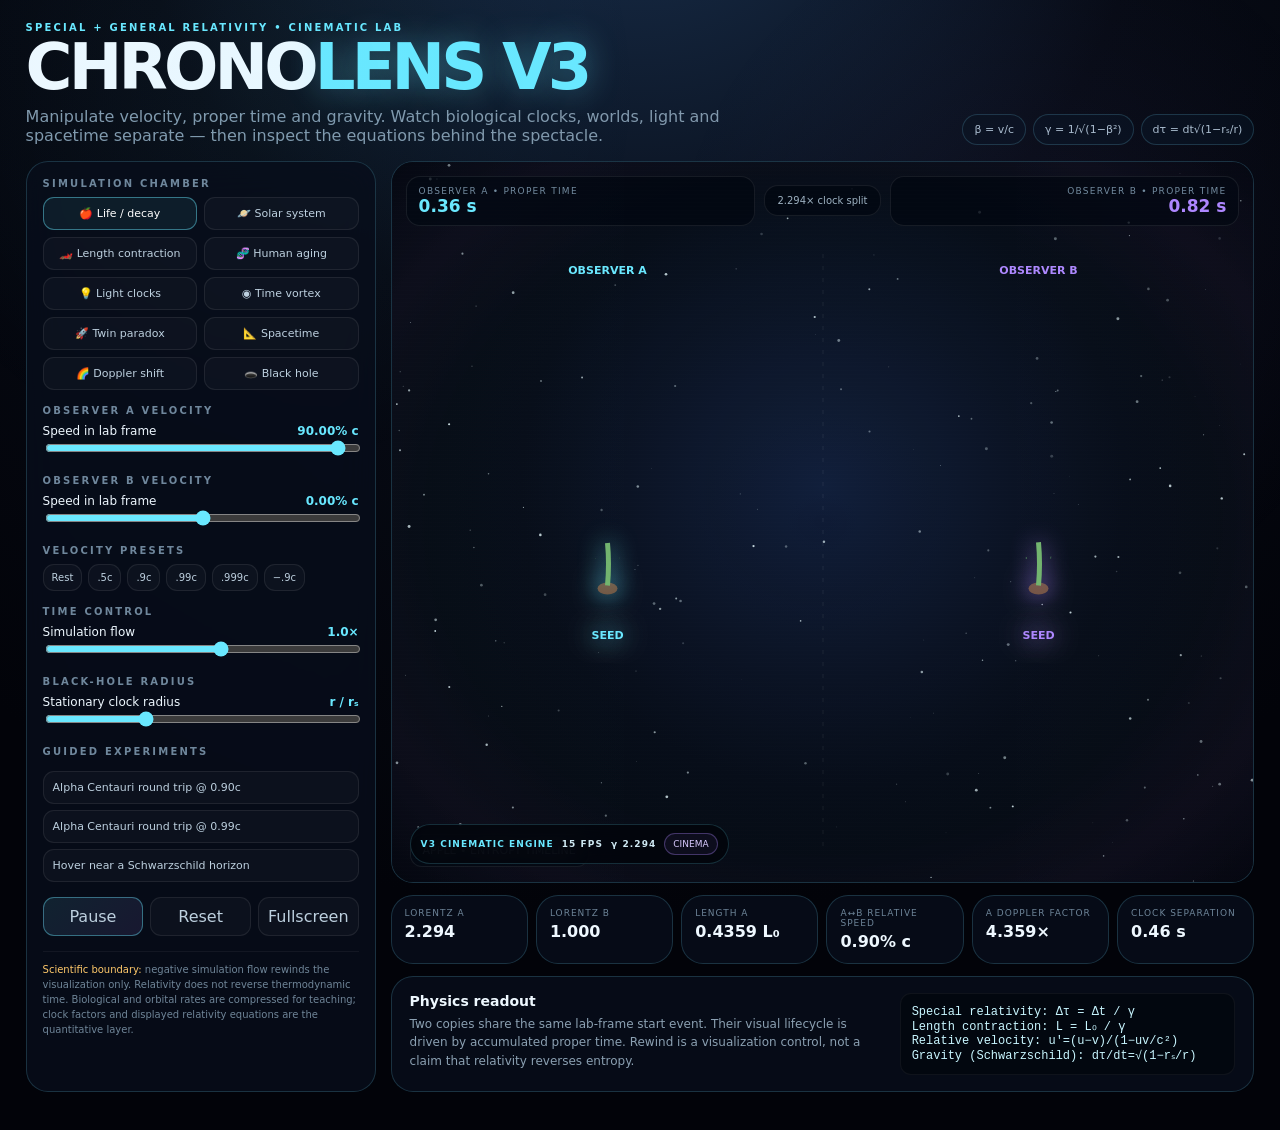
<file: index.html>
<!doctype html><html lang="en"><head><meta charset="utf-8"><meta name="viewport" content="width=device-width,initial-scale=1"><meta name="theme-color" content="#02040a"><meta name="description" content="ChronoLens V3: an interactive relativity laboratory for time dilation, twin paradox, Doppler shift, spacetime and black-hole clocks."><title>ChronoLens V3 — Relativity Laboratory</title><link rel="stylesheet" href="styles.css"><link rel="stylesheet" href="v3.css"></head><body><main class="shell"><header class="top"><div><div class="eyebrow">SPECIAL + GENERAL RELATIVITY • CINEMATIC LAB</div><h1>CHRONO<span>LENS V3</span></h1><p>Manipulate velocity, proper time and gravity. Watch biological clocks, worlds, light and spacetime separate — then inspect the equations behind the spectacle.</p></div><div class="chips"><span class="chip">β = v/c</span><span class="chip">γ = 1/√(1−β²)</span><span class="chip">dτ = dt√(1−rₛ/r)</span></div></header><section class="layout"><aside class="panel controls"><div><div class="section-title">Simulation chamber</div><div class="scene-grid"><button class="scene active" data-scene="apple">🍎 Life / decay</button><button class="scene" data-scene="solar">🪐 Solar system</button><button class="scene" data-scene="cars">🏎️ Length contraction</button><button class="scene" data-scene="human">🧬 Human aging</button><button class="scene" data-scene="light">💡 Light clocks</button><button class="scene" data-scene="vortex">◉ Time vortex</button><button class="scene" data-scene="twin">🚀 Twin paradox</button><button class="scene" data-scene="spacetime">📐 Spacetime</button><button class="scene" data-scene="doppler">🌈 Doppler shift</button><button class="scene" data-scene="blackhole">🕳️ Black hole</button></div></div><div><div class="section-title">Observer A velocity</div><div class="row"><span>Speed in lab frame</span><span class="value" id="vaText">90.00% c</span></div><input id="va" type="range" min="-99.99" max="99.99" step=".01" value="90"></div><div><div class="section-title">Observer B velocity</div><div class="row"><span>Speed in lab frame</span><span class="value" id="vbText">0.00% c</span></div><input id="vb" type="range" min="-99.99" max="99.99" step=".01" value="0"></div><div><div class="section-title">Velocity presets</div><div class="quick"><button data-preset="0,0">Rest</button><button data-preset="50,0">.5c</button><button data-preset="90,0">.9c</button><button data-preset="99,0">.99c</button><button data-preset="99.9,0">.999c</button><button data-preset="-90,0">−.9c</button></div></div><div><div class="section-title">Time control</div><div class="row"><span>Simulation flow</span><span class="value" id="rateText">1.0×</span></div><input id="rate" type="range" min="-8" max="8" step=".1" value="1"></div><div><div class="section-title">Black-hole radius</div><div class="row"><span>Stationary clock radius</span><span class="value">r / rₛ</span></div><input id="gravity" type="range" min="1.02" max="3.2" step=".01" value="1.7"></div><div><div class="section-title">Guided experiments</div><button class="mission" data-scene="twin" data-speed="90">Alpha Centauri round trip @ 0.90c</button><button class="mission" data-scene="twin" data-speed="99">Alpha Centauri round trip @ 0.99c</button><button class="mission" data-scene="blackhole" data-speed="0">Hover near a Schwarzschild horizon</button></div><div class="actions"><button class="action primary" id="pause">Pause</button><button class="action" id="reset">Reset</button><button class="action" id="fullscreen">Fullscreen</button></div><div class="note"><span class="warn">Scientific boundary:</span> negative simulation flow rewinds the visualization only. Relativity does not reverse thermodynamic time. Biological and orbital rates are compressed for teaching; clock factors and displayed relativity equations are the quantitative layer.</div></aside><section><div class="panel stage"><div class="hud"><div class="clock a"><small>OBSERVER A • PROPER TIME</small><strong id="clockA">0.00 s</strong></div><div class="centerhud" id="ratio">1.000× clock split</div><div class="clock b"><small>OBSERVER B • PROPER TIME</small><strong id="clockB">0.00 s</strong></div></div><div class="sceneTitle" id="sceneTitle">APPLE • ENTROPY TIMELINE</div><canvas id="cv"></canvas></div><div class="stats"><div class="panel stat"><small>Lorentz A</small><strong id="ga">2.294</strong></div><div class="panel stat"><small>Lorentz B</small><strong id="gb">1.000</strong></div><div class="panel stat"><small>Length A</small><strong id="contract">0.4359 L₀</strong></div><div class="panel stat"><small>A↔B relative speed</small><strong id="relative">90.00% c</strong></div><div class="panel stat"><small>A Doppler factor</small><strong id="doppler">4.359×</strong></div><div class="panel stat"><small>Clock separation</small><strong id="delta">0.00 s</strong></div></div><div class="panel explain"><div><h3>Physics readout</h3><p id="explainText"></p></div><div class="formula">Special relativity: Δτ = Δt / γ<br>Length contraction: L = L₀ / γ<br>Relative velocity: u′=(u−v)/(1−uv/c²)<br>Gravity (Schwarzschild): dτ/dt=√(1−rₛ/r)</div></div></section></section></main><script src="app.js"></script><script src="v3.js"></script></body></html>
</file>
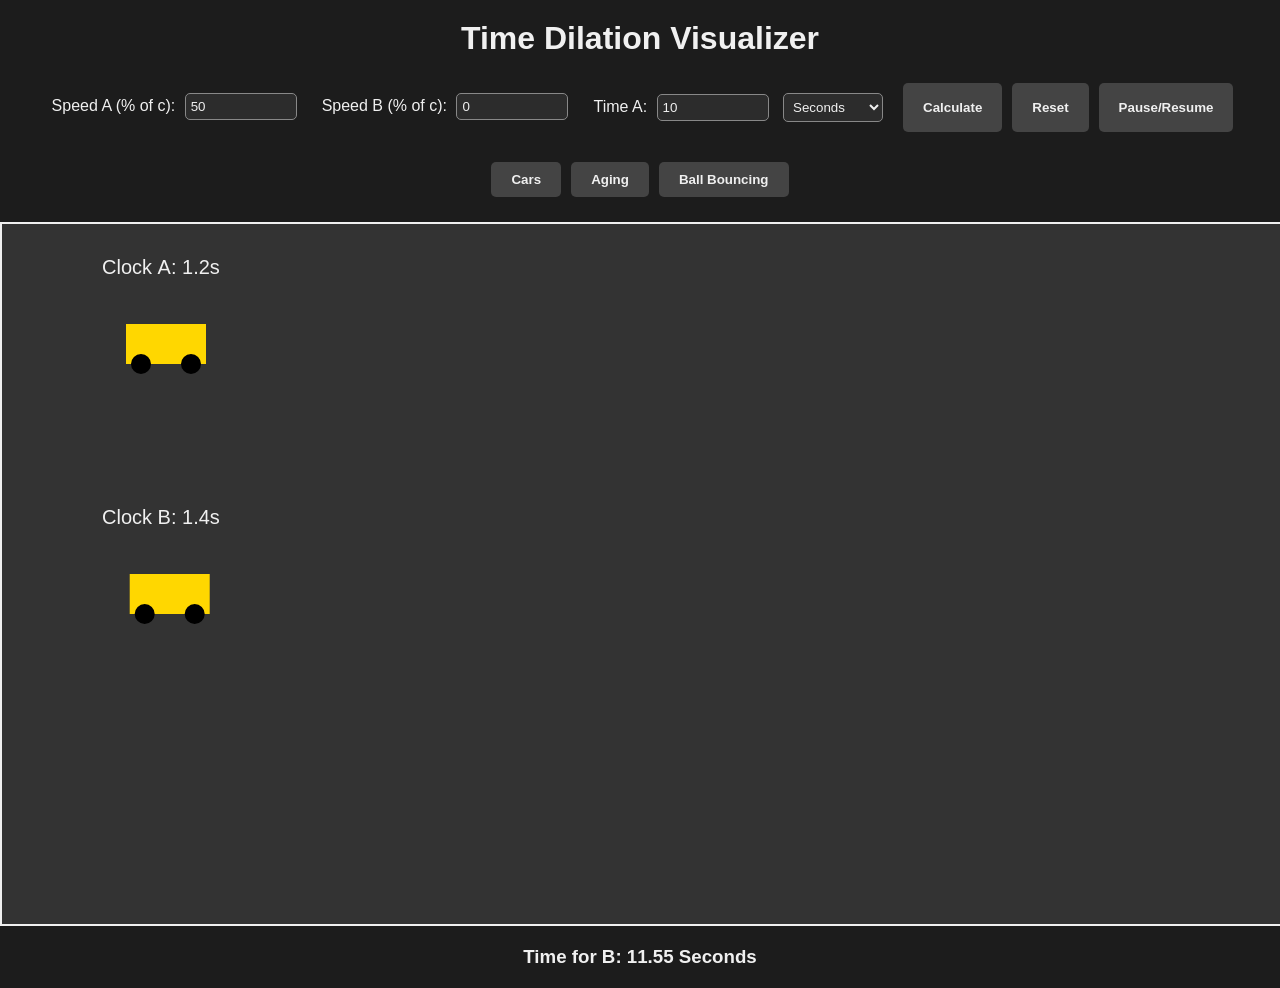
<file: Index.html>
<!DOCTYPE html>
<html lang="en">
<head>
    <meta charset="UTF-8">
    <title>Time Dilation Visualizer</title>
    <style>
        body {
            background: #1c1c1c;
            color: #f0f0f0;
            font-family: 'Arial', sans-serif;
            text-align: center;
            margin: 0;
            padding: 0;
        }
        canvas {
            background: #333;
            border: 2px solid #f0f0f0;
            margin-top: 20px;
            display: block;
            margin-left: auto;
            margin-right: auto;
        }
        .controls {
            margin: 20px;
            display: flex;
            justify-content: center;
            flex-wrap: wrap;
        }
        label {
            margin: 10px;
        }
        input, select {
            margin: 5px;
            padding: 5px;
            width: 100px;
            border: 1px solid #888;
            border-radius: 5px;
            background: #2c2c2c;
            color: #f0f0f0;
        }
        button {
            margin: 5px;
            padding: 10px 20px;
            font-weight: bold;
            border: none;
            border-radius: 5px;
            background: #444;
            color: #f0f0f0;
            cursor: pointer;
            transition: background 0.3s;
        }
        button:hover {
            background: #666;
        }
        h1 {
            margin-top: 20px;
        }
        h3 {
            margin: 20px;
        }
    </style>
</head>
<body>
    <h1>Time Dilation Visualizer</h1>
    <div class="controls">
        <label>Speed A (% of c): <input type="number" id="speedA" value="50"></label>
        <label>Speed B (% of c): <input type="number" id="speedB" value="0"></label>
        <label>Time A: <input type="number" id="timeA" value="10">
            <select id="timeAUnit">
                <option value="1">Seconds</option>
                <option value="60">Minutes</option>
                <option value="3600">Hours</option>
                <option value="86400">Days</option>
                <option value="604800">Weeks</option>
                <option value="2629800">Months</option>
                <option value="31557600">Years</option>
            </select>
        </label>
        <button onclick="calculate()">Calculate</button>
        <button onclick="resetClocks()">Reset</button>
        <button onclick="togglePause()">Pause/Resume</button>
    </div>
    <div class="controls">
        <button onclick="setMode('cars')">Cars</button>
        <button onclick="setMode('aging')">Aging</button>
        <button onclick="setMode('bouncing')">Ball Bouncing</button>
    </div>
    <canvas id="animationCanvas" width="1400" height="700"></canvas>
    <h3 id="result"></h3>

    <script>
        const c = 299792458;
        let gammaA = 1;
        let gammaB = 1;
        let tA = 10;
        let tB = 10;
        let unitMultiplier = 1;
        let unitName = 'Seconds';
        let mode = 'cars';
        let paused = false;

        function calculate() {
            const speedA = parseFloat(document.getElementById("speedA").value) / 100 * c;
            const speedB = parseFloat(document.getElementById("speedB").value) / 100 * c;
            const timeValue = parseFloat(document.getElementById("timeA").value);
            unitMultiplier = parseFloat(document.getElementById("timeAUnit").value);
            unitName = document.getElementById("timeAUnit").options[document.getElementById("timeAUnit").selectedIndex].text;
            tA = timeValue * unitMultiplier;
            gammaA = 1 / Math.sqrt(1 - (speedA * speedA) / (c * c));
            gammaB = 1 / Math.sqrt(1 - (speedB * speedB) / (c * c));
            tB = tA * (gammaA / gammaB);
            document.getElementById("result").innerText = `Time for B: ${(tB/unitMultiplier).toFixed(2)} ${unitName}`;
        }

        function resetClocks() {
            clockA = 0;
            clockB = 0;
            lastTime = null;
        }

        function togglePause() {
            paused = !paused;
        }

        function setMode(newMode) {
            mode = newMode;
        }

        const canvas = document.getElementById("animationCanvas");
        const ctx = canvas.getContext("2d");
        let clockA = 0, clockB = 0;

        function drawCar(x, y) {
            ctx.fillStyle = "#FFD700";
            ctx.fillRect(x, y, 80, 40);
            ctx.fillStyle = "#000";
            ctx.beginPath();
            ctx.arc(x + 15, y + 40, 10, 0, Math.PI * 2);
            ctx.arc(x + 65, y + 40, 10, 0, Math.PI * 2);
            ctx.fill();
        }

        function drawPerson(x, y, scale) {
            ctx.fillStyle = "#FFD700";
            ctx.beginPath();
            ctx.arc(x, y, 10 * scale, 0, Math.PI * 2);
            ctx.fill();
            ctx.fillRect(x - 5 * scale, y, 10 * scale, 40 * scale);
        }

        function drawBall(x, y) {
            ctx.fillStyle = "#FFD700";
            ctx.beginPath();
            ctx.arc(x, y, 20, 0, Math.PI * 2);
            ctx.fill();
        }

        function draw() {
            ctx.clearRect(0, 0, canvas.width, canvas.height);
            ctx.fillStyle = "#f0f0f0";
            ctx.font = "20px Arial";

            if (mode === 'cars') {
                ctx.fillText(`Clock A: ${clockA.toFixed(1)}s`, 100, 50);
                ctx.fillText(`Clock B: ${clockB.toFixed(1)}s`, 100, 300);
                drawCar(100 + clockA * 20, 100);
                drawCar(100 + clockB * 20, 350);
            } 
            else if (mode === 'aging') {
                ctx.beginPath();
                ctx.moveTo(canvas.width/2, 0);
                ctx.lineTo(canvas.width/2, canvas.height);
                ctx.stroke();

                ctx.fillText(`Clock A: ${clockA.toFixed(1)}s`, canvas.width/4 - 50, 50);
                ctx.fillText(`Clock B: ${clockB.toFixed(1)}s`, canvas.width*3/4 - 50, 50);

                drawPerson(canvas.width/4, canvas.height/2, 1 + clockA * 0.05);
                drawPerson(canvas.width*3/4, canvas.height/2, 1 + clockB * 0.05);
            } 
            else if (mode === 'bouncing') {
                ctx.strokeStyle = "#f0f0f0";
                ctx.beginPath();
                ctx.moveTo(200, 650);
                ctx.lineTo(400, 650);
                ctx.moveTo(1000, 650);
                ctx.lineTo(1200, 650);
                ctx.stroke();

                ctx.fillText(`Clock A: ${clockA.toFixed(1)}s`, 280, 50);
                ctx.fillText(`Clock B: ${clockB.toFixed(1)}s`, 1080, 50);

                const bounceHeightA = 550 * (Math.abs(Math.sin(clockA)));
                const bounceHeightB = 550 * (Math.abs(Math.sin(clockB)));

                drawBall(300, 650 - bounceHeightA);
                drawBall(1100, 650 - bounceHeightB);
            }
        }

        let lastTime = null;
        function animate(timestamp) {
            if (!lastTime) lastTime = timestamp;
            const delta = (timestamp - lastTime) / 1000;
            lastTime = timestamp;
            
            if (!paused) {
                clockA += delta;
                clockB += delta * (gammaA / gammaB);
            }

            draw();
            requestAnimationFrame(animate);
        }

        calculate();
        requestAnimationFrame(animate);
    </script>
</body>
</html>
</file>
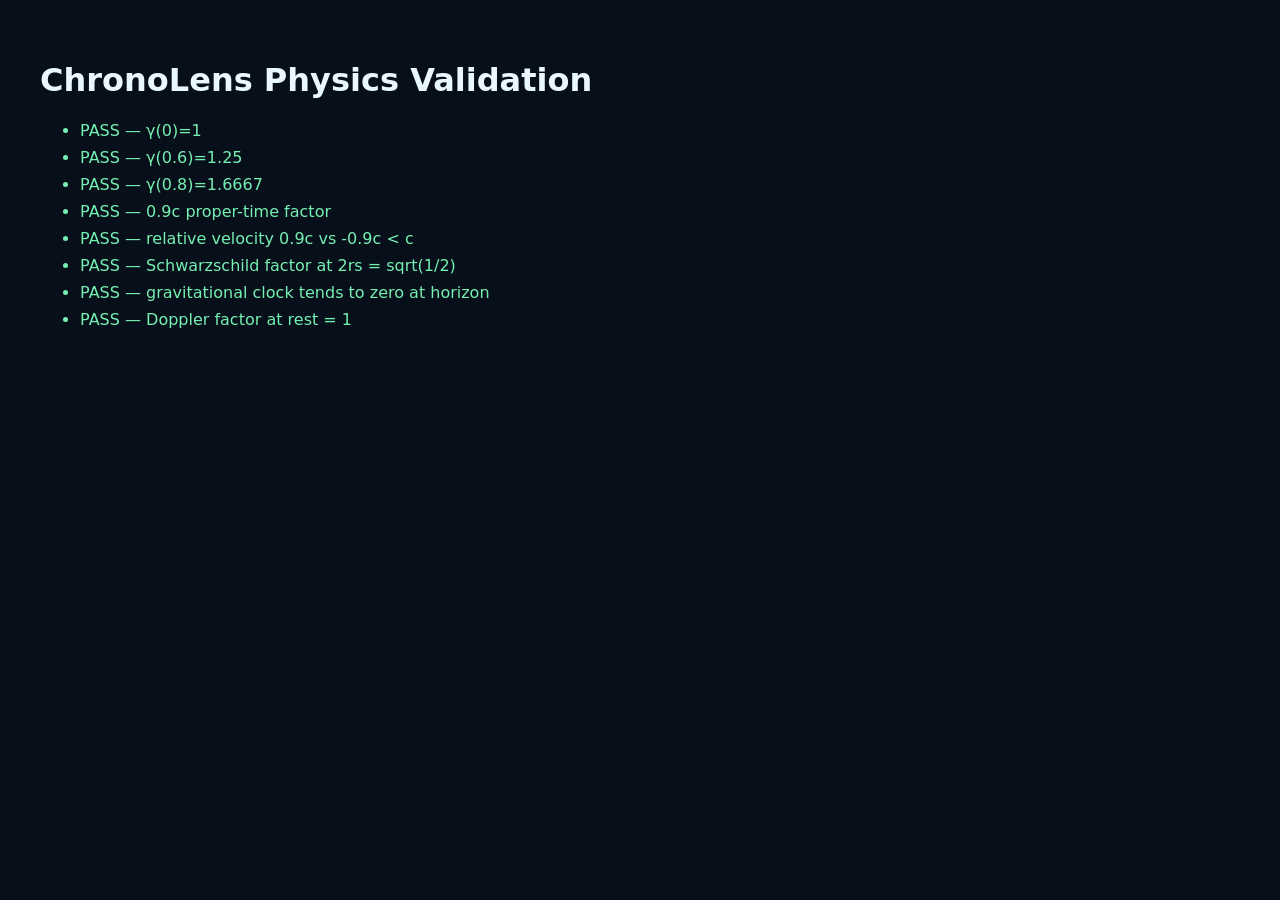
<file: physics-tests.html>
<!doctype html><meta charset="utf-8"><title>ChronoLens Physics Tests</title><style>body{font:16px system-ui;background:#07101a;color:#e9f8ff;padding:32px}li{margin:8px 0}.ok{color:#76efb2}.bad{color:#ff7890}</style><h1>ChronoLens Physics Validation</h1><ul id="out"></ul><script>const out=document.querySelector('#out'),tests=[];function near(a,b,e=1e-6){return Math.abs(a-b)<e}function gamma(b){return 1/Math.sqrt(1-b*b)}function rel(u,v){return (u-v)/(1-u*v)}function grav(R){return Math.sqrt(1-1/R)}function doppler(b){return Math.sqrt((1+b)/(1-b))}tests.push(['γ(0)=1',near(gamma(0),1)],['γ(0.6)=1.25',near(gamma(.6),1.25)],['γ(0.8)=1.6667',near(gamma(.8),5/3)],['0.9c proper-time factor',near(1/gamma(.9),Math.sqrt(.19))],['relative velocity 0.9c vs -0.9c < c',Math.abs(rel(.9,-.9))<1],['Schwarzschild factor at 2rs = sqrt(1/2)',near(grav(2),Math.SQRT1_2)],['gravitational clock tends to zero at horizon',near(grav(1),0)],['Doppler factor at rest = 1',near(doppler(0),1)]);tests.forEach(([n,p])=>{let li=document.createElement('li');li.className=p?'ok':'bad';li.textContent=(p?'PASS — ':'FAIL — ')+n;out.appendChild(li)});document.body.dataset.result=tests.every(x=>x[1])?'pass':'fail';</script>
</file>
<file: styles.css>
:root{--bg:#02040a;--panel:rgba(8,14,27,.82);--line:rgba(116,226,255,.18);--cyan:#69e8ff;--violet:#ad86ff;--gold:#ffc96b;--red:#ff627d;--text:#eef8ff;--muted:#8198ac}*{box-sizing:border-box}html,body{margin:0;min-height:100%;background:radial-gradient(circle at 50% -15%,#19304e 0,#070b15 35%,#020309 75%);color:var(--text);font-family:Inter,system-ui,-apple-system,Segoe UI,sans-serif}body:before{content:"";position:fixed;inset:0;pointer-events:none;background:radial-gradient(circle at 20% 10%,#69e8ff0b,transparent 30%),radial-gradient(circle at 80% 30%,#ad86ff0d,transparent 30%)}button,input{font:inherit}.shell{width:min(1600px,96vw);margin:auto;padding:22px 0 40px}.top{display:flex;justify-content:space-between;gap:20px;align-items:end;margin-bottom:16px}.eyebrow,.section-title{font-size:10px;letter-spacing:.22em;text-transform:uppercase;font-weight:900}.eyebrow{color:var(--cyan)}h1{font-size:clamp(34px,5vw,66px);letter-spacing:-.06em;line-height:.9;margin:6px 0}h1 span{color:var(--cyan);text-shadow:0 0 32px #69e8ff66}.top p{max-width:760px;color:var(--muted);margin:10px 0 0}.chips{display:flex;gap:7px;flex-wrap:wrap;justify-content:flex-end}.chip{border:1px solid var(--line);background:#07111ddd;padding:8px 11px;border-radius:999px;color:#a9bdcd;font-size:11px}.layout{display:grid;grid-template-columns:350px 1fr;gap:15px}.panel{border:1px solid var(--line);background:var(--panel);backdrop-filter:blur(18px);border-radius:22px;box-shadow:0 18px 70px #0009,inset 0 1px #fff08}.controls{padding:16px;display:flex;flex-direction:column;gap:15px}.section-title{color:#6f879c;margin-bottom:8px}.scene-grid{display:grid;grid-template-columns:1fr 1fr;gap:7px}.scene,.quick button,.action,.mission{border:1px solid #ffffff14;background:#ffffff07;color:#bdd0df;border-radius:11px;padding:9px;cursor:pointer;transition:.2s}.scene:hover,.scene.active,.quick button:hover,.mission:hover{border-color:#69e8ff70;background:#69e8ff12;color:#fff}.scene{font-size:11px}.row{display:grid;grid-template-columns:1fr auto;align-items:center;gap:8px;font-size:12px}.value{font-variant-numeric:tabular-nums;color:var(--cyan);font-weight:850}input[type=range]{width:100%;accent-color:var(--cyan)}.quick{display:flex;gap:6px;flex-wrap:wrap}.quick button{font-size:10px;padding:7px 8px}.actions{display:grid;grid-template-columns:1fr 1fr 1fr;gap:7px}.action.primary{border-color:#69e8ff66;background:linear-gradient(135deg,#69e8ff1c,#ad86ff1c)}.note{font-size:10px;line-height:1.5;color:#6f8598;border-top:1px solid #ffffff0d;padding-top:10px}.stage{position:relative;overflow:hidden;min-height:720px}.hud{position:absolute;z-index:3;top:14px;left:14px;right:14px;display:grid;grid-template-columns:1fr auto 1fr;gap:9px;pointer-events:none}.clock,.centerhud{background:#020711c9;border:1px solid #ffffff14;border-radius:14px;padding:9px 12px}.clock:last-child{text-align:right}.clock small{display:block;font-size:9px;letter-spacing:.14em;color:#728a9e}.clock strong{font-size:17px}.a strong{color:var(--cyan)}.b strong{color:var(--violet)}.centerhud{align-self:center;font-size:10px;color:#9db1c1;text-align:center}.sceneTitle{position:absolute;z-index:3;bottom:15px;left:18px;background:#020711bd;border:1px solid #ffffff12;border-radius:12px;padding:9px 12px;font-size:11px;color:#9fb4c5;pointer-events:none}canvas{display:block;width:100%;height:720px}.stats{display:grid;grid-template-columns:repeat(6,1fr);gap:8px;margin-top:12px}.stat{padding:12px 13px}.stat small{display:block;color:#6d8498;font-size:9px;letter-spacing:.11em;text-transform:uppercase}.stat strong{display:block;margin-top:4px;font-size:16px}.explain{margin-top:12px;padding:16px 18px;display:grid;grid-template-columns:1.4fr 1fr;gap:20px}.explain h3{margin:0 0 6px;font-size:14px}.explain p{margin:0;color:#8ba0b2;font-size:12px;line-height:1.55}.formula{font-family:ui-monospace,monospace;font-size:12px;color:#c8f6ff;background:#01040a88;border:1px solid #ffffff0d;border-radius:11px;padding:11px}.mission{width:100%;text-align:left;font-size:11px;margin-top:6px}.warn{color:#ffc96b}@media(max-width:1050px){.layout{grid-template-columns:1fr}.controls{order:2}.stats{grid-template-columns:repeat(3,1fr)}}@media(max-width:650px){.top{align-items:start;flex-direction:column}.chips{justify-content:flex-start}.stage{min-height:590px}canvas{height:590px}.hud{grid-template-columns:1fr 1fr}.centerhud{display:none}.stats{grid-template-columns:1fr 1fr}.explain{grid-template-columns:1fr}.actions{grid-template-columns:1fr 1fr}.action:last-child{grid-column:1/-1}}
</file>
<file: v3.css>
.v3-telemetry{position:absolute;z-index:9;left:18px;bottom:18px;display:flex;gap:8px;align-items:center;padding:8px 10px;border:1px solid #69e8ff2e;border-radius:999px;background:#02050bc9;backdrop-filter:blur(12px);font-size:9px;letter-spacing:.12em;color:#8298aa}.v3-telemetry span{color:#69e8ff;font-weight:900}.v3-telemetry b{font-weight:700;color:#cfe9f3}.v3-telemetry button{border:1px solid #ad86ff55;background:#ad86ff12;color:#d9caff;border-radius:999px;padding:5px 8px;font:inherit;cursor:pointer}.aberration{--focus:45%;position:absolute;z-index:2;inset:0;pointer-events:none;opacity:0;background:radial-gradient(ellipse at center,transparent 0,var(--focus),#69e8ff08 65%,#ad86ff16 82%,#02040ad9 100%);mix-blend-mode:screen;transition:opacity .25s}.stage canvas{position:relative;z-index:1;transition:transform .18s ease-out,filter .3s}.stage:after{content:'';position:absolute;z-index:3;inset:0;pointer-events:none;background:linear-gradient(90deg,#69e8ff05,transparent 30%,transparent 70%,#ad86ff06),repeating-linear-gradient(0deg,#fff0 0 3px,#ffffff05 4px);mix-blend-mode:screen;opacity:.35}.cinema .controls,.cinema .stats,.cinema .explain,.cinema .top p,.cinema .chips{display:none}.cinema .layout{display:block}.cinema .shell{width:100vw;padding:0}.cinema .top{position:fixed;z-index:20;left:24px;top:18px;pointer-events:none}.cinema .top h1{font-size:26px}.cinema .stage{height:100vh;border-radius:0;border:0}.cinema .stage canvas{height:100vh}.cinema .sceneTitle{top:78px}.cinema .v3-telemetry{bottom:24px}.cinema{overflow:hidden}@media(max-width:650px){.v3-telemetry span{display:none}.v3-telemetry{left:10px;bottom:10px}.aberration{display:none}}
</file>
